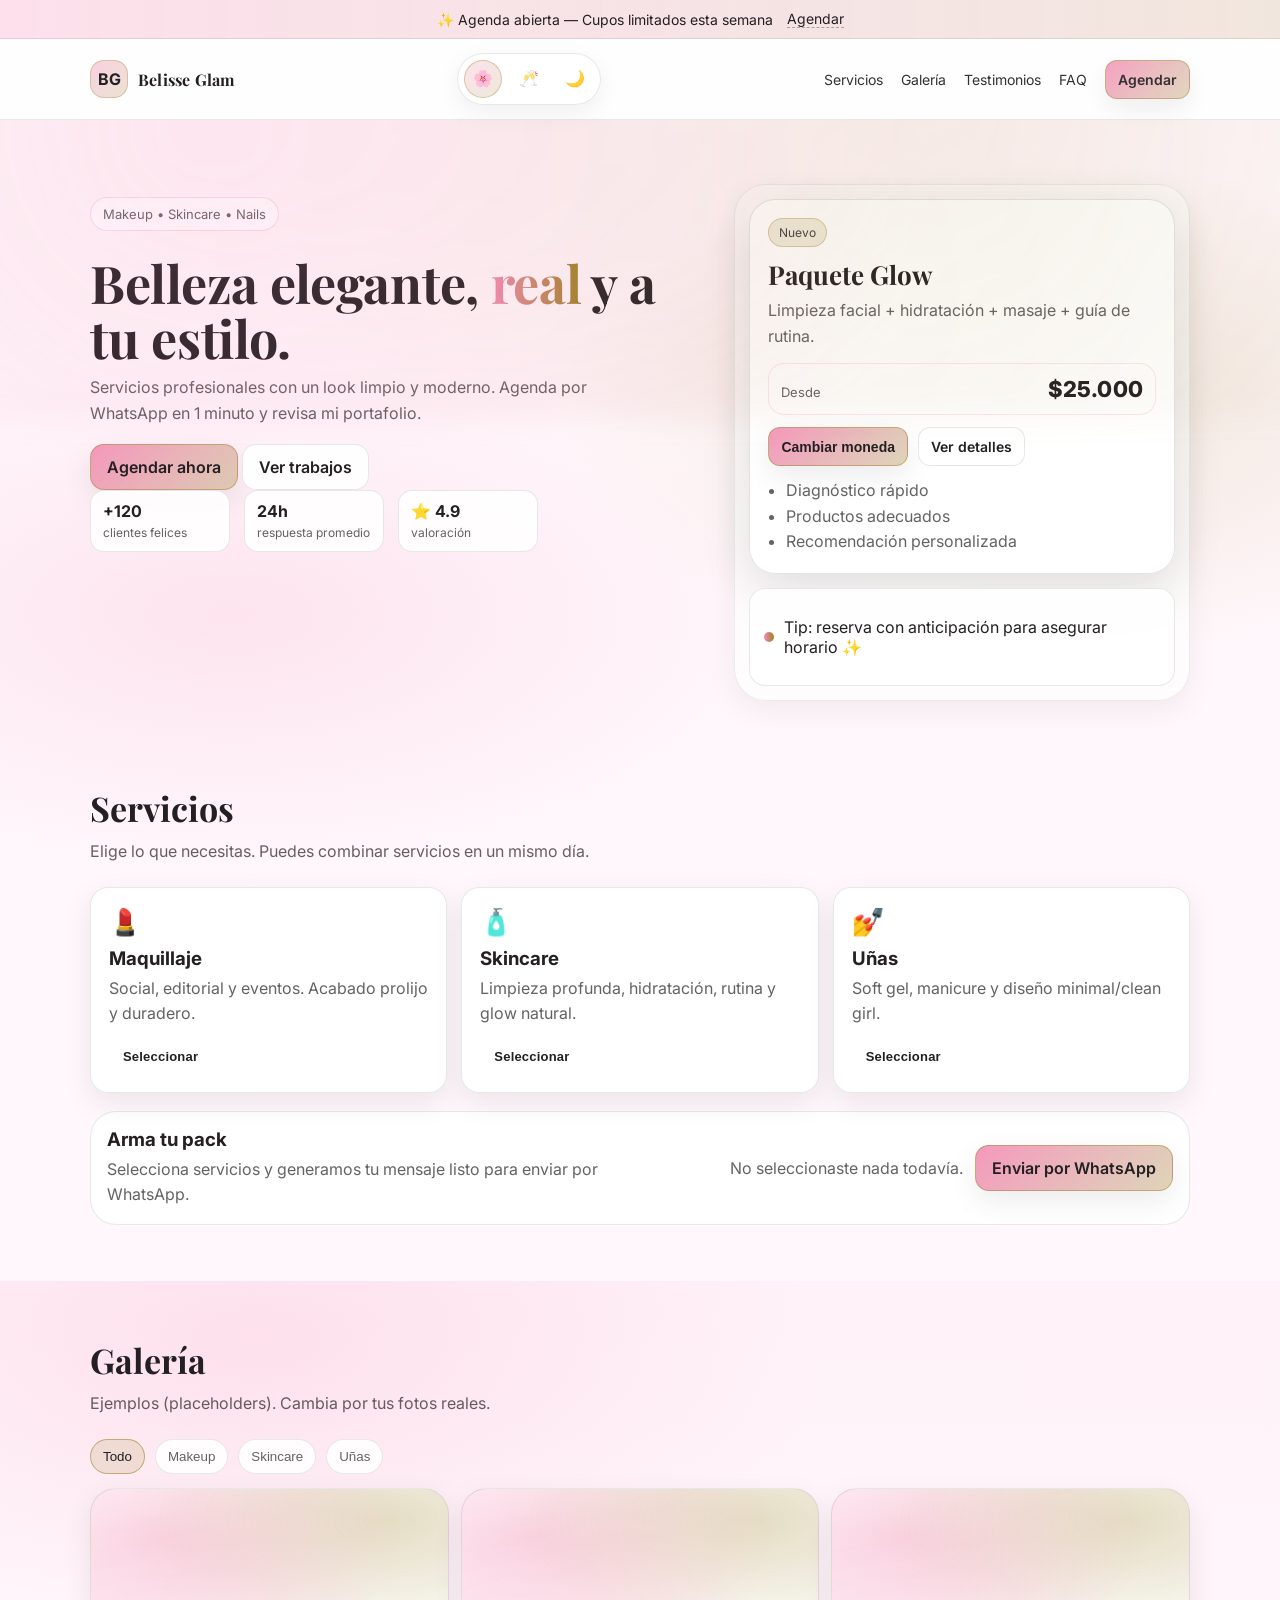
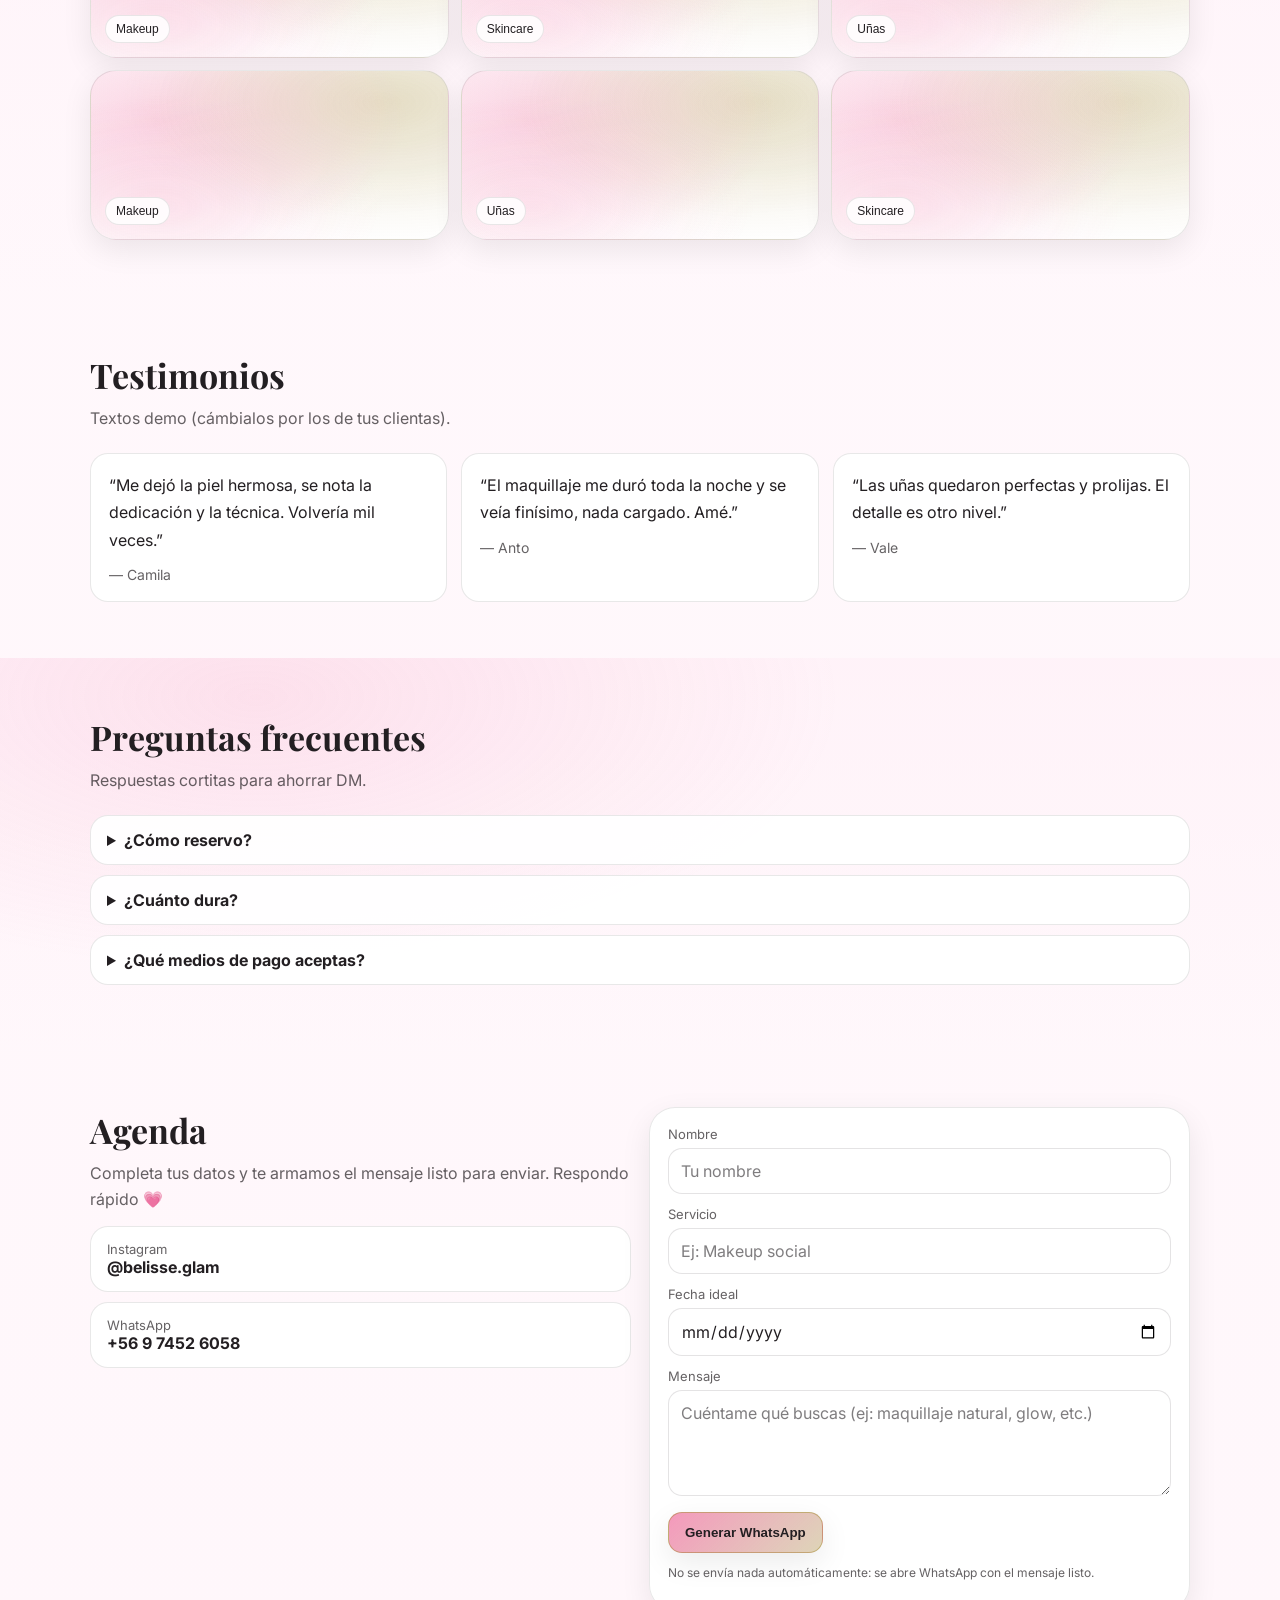
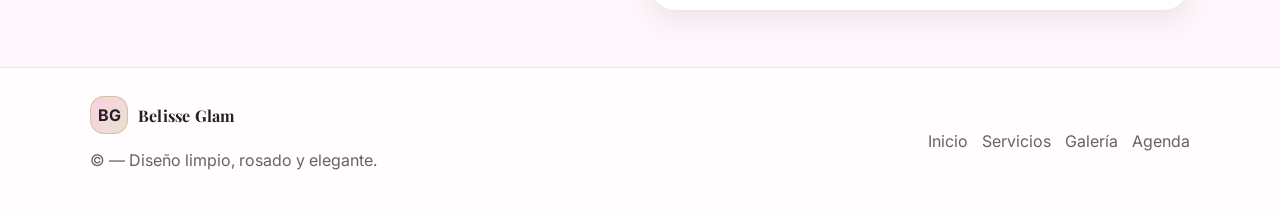
<file: index.html>
<!-- index.html -->
<!doctype html>
<html lang="es" data-theme="rose">
<head>
  <meta charset="utf-8" />
  <meta name="viewport" content="width=device-width, initial-scale=1" />
  <title>Belisse Glam | Makeup & Beauty</title>
  <meta name="description" content="Servicios de belleza: maquillaje, skincare, uñas. Agenda fácil por WhatsApp. Portfolio y testimonios." />

  <link rel="preconnect" href="https://fonts.googleapis.com">
  <link rel="preconnect" href="https://fonts.gstatic.com" crossorigin>
  <link href="https://fonts.googleapis.com/css2?family=Playfair+Display:wght@500;700&family=Inter:wght@300;400;600&display=swap" rel="stylesheet">

  <link rel="stylesheet" href="css/main.css">
</head>

<body>
  <noscript>
    <div style="padding:12px 16px; border-bottom:1px solid #ddd; font-family: Inter, system-ui;">
      Esta web usa JavaScript para algunas funciones (cambio de paleta, modal y WhatsApp). Igual puedes navegar sin problema.
    </div>
  </noscript>

  <!-- Top notice -->
  <div class="topbar" role="status">
    <span>✨ Agenda abierta — Cupos limitados esta semana</span>
    <a class="topbar__link" href="#agenda">Agendar</a>
  </div>

  <!-- Header -->
  <header class="header" id="inicio">
    <nav class="nav container" aria-label="Navegación principal">
      <a class="brand" href="#inicio" aria-label="Inicio">
        <span class="brand__mark">BG</span>
        <span class="brand__text">Belisse Glam</span>
      </a>

      <!-- Theme switcher (paletas en vivo) -->
      <div class="theme-switcher" aria-label="Cambiar paleta de colores">
        <button class="theme-btn" type="button" data-theme-btn="rose" aria-label="Tema Rose" title="Rose">🌸</button>
        <button class="theme-btn" type="button" data-theme-btn="champagne" aria-label="Tema Champagne" title="Champagne">🥂</button>
        <button class="theme-btn" type="button" data-theme-btn="ink" aria-label="Tema Ink" title="Ink">🌙</button>
      </div>

      <button class="nav__toggle" id="navToggle" aria-label="Abrir menú" aria-expanded="false" aria-controls="navLinks">
        <span class="nav__bar"></span>
        <span class="nav__bar"></span>
        <span class="nav__bar"></span>
      </button>

      <div class="nav__links" id="navLinks">
        <a href="#servicios">Servicios</a>
        <a href="#galeria">Galería</a>
        <a href="#testimonios">Testimonios</a>
        <a href="#faq">FAQ</a>
        <a class="btn btn--small" href="#agenda">Agendar</a>
      </div>
    </nav>
  </header>

  <!-- Hero -->
  <main>
    <section class="hero">
      <div class="container hero__grid">
        <div class="hero__content">
          <p class="pill">Makeup • Skincare • Nails</p>
          <h1 class="hero__title">
            Belleza elegante, <span class="accent">real</span> y a tu estilo.
          </h1>
          <p class="hero__subtitle">
            Servicios profesionales con un look limpio y moderno. Agenda por WhatsApp en 1 minuto y revisa mi portafolio.
          </p>

          <div class="hero__cta">
            <a class="btn" href="#agenda">Agendar ahora</a>
            <a class="btn btn--ghost" href="#galeria">Ver trabajos</a>
          </div>

          <div class="hero__stats" aria-label="Indicadores">
            <div class="stat">
              <strong>+120</strong>
              <span>clientes felices</span>
            </div>
            <div class="stat">
              <strong>24h</strong>
              <span>respuesta promedio</span>
            </div>
            <div class="stat">
              <strong>⭐ 4.9</strong>
              <span>valoración</span>
            </div>
          </div>
        </div>

        <div class="hero__card" aria-label="Tarjeta destacada">
          <div class="card">
            <div class="card__badge">Nuevo</div>
            <h2 class="card__title">Paquete Glow</h2>
            <p class="card__text">
              Limpieza facial + hidratación + masaje + guía de rutina.
            </p>

            <div class="price">
              <span class="price__label">Desde</span>
              <span class="price__value" id="priceValue">$25.000</span>
            </div>

            <div class="card__actions">
              <button class="btn btn--small" id="priceBtn" type="button">Cambiar moneda</button>
              <a class="btn btn--small btn--ghost" href="#servicios">Ver detalles</a>
            </div>

            <ul class="checklist" aria-label="Incluye">
              <li>Diagnóstico rápido</li>
              <li>Productos adecuados</li>
              <li>Recomendación personalizada</li>
            </ul>
          </div>

          <div class="hero__note">
            <span class="dot"></span>
            <p>Tip: reserva con anticipación para asegurar horario ✨</p>
          </div>
        </div>
      </div>

      <div class="hero__bg" aria-hidden="true"></div>
    </section>

    <!-- Servicios -->
    <section class="section" id="servicios">
      <div class="container">
        <div class="section__head">
          <h2 class="section__title">Servicios</h2>
          <p class="section__subtitle">Elige lo que necesitas. Puedes combinar servicios en un mismo día.</p>
        </div>

        <div class="grid grid--3">
          <article class="service">
            <div class="service__icon">💄</div>
            <h3>Maquillaje</h3>
            <p>Social, editorial y eventos. Acabado prolijo y duradero.</p>
            <button class="chip" data-service="Maquillaje" type="button">Seleccionar</button>
          </article>

          <article class="service">
            <div class="service__icon">🧴</div>
            <h3>Skincare</h3>
            <p>Limpieza profunda, hidratación, rutina y glow natural.</p>
            <button class="chip" data-service="Skincare" type="button">Seleccionar</button>
          </article>

          <article class="service">
            <div class="service__icon">💅</div>
            <h3>Uñas</h3>
            <p>Soft gel, manicure y diseño minimal/clean girl.</p>
            <button class="chip" data-service="Uñas" type="button">Seleccionar</button>
          </article>
        </div>

        <div class="bundle">
          <div class="bundle__left">
            <h3>Arma tu pack</h3>
            <p>Selecciona servicios y generamos tu mensaje listo para enviar por WhatsApp.</p>
          </div>
          <div class="bundle__right">
            <div class="bundle__items" id="selectedServices" aria-live="polite">
              <span class="muted">No seleccionaste nada todavía.</span>
            </div>
            <a class="btn" id="whatsBtn" href="#agenda">Enviar por WhatsApp</a>
          </div>
        </div>
      </div>
    </section>

    <!-- Galería -->
    <section class="section section--soft" id="galeria">
      <div class="container">
        <div class="section__head">
          <h2 class="section__title">Galería</h2>
          <p class="section__subtitle">Ejemplos (placeholders). Cambia por tus fotos reales.</p>
        </div>

        <div class="filters" role="tablist" aria-label="Filtros de galería">
          <button class="filter is-active" data-filter="all" type="button" role="tab">Todo</button>
          <button class="filter" data-filter="makeup" type="button" role="tab">Makeup</button>
          <button class="filter" data-filter="skincare" type="button" role="tab">Skincare</button>
          <button class="filter" data-filter="nails" type="button" role="tab">Uñas</button>
        </div>

        <div class="gallery" id="gallery">
          <button class="shot" data-cat="makeup" data-title="Makeup social" type="button" aria-label="Abrir Makeup social">
            <span class="shot__tag">Makeup</span>
          </button>
          <button class="shot" data-cat="skincare" data-title="Glow skincare" type="button" aria-label="Abrir Glow skincare">
            <span class="shot__tag">Skincare</span>
          </button>
          <button class="shot" data-cat="nails" data-title="Soft gel nude" type="button" aria-label="Abrir Soft gel nude">
            <span class="shot__tag">Uñas</span>
          </button>
          <button class="shot" data-cat="makeup" data-title="Editorial pink" type="button" aria-label="Abrir Editorial pink">
            <span class="shot__tag">Makeup</span>
          </button>
          <button class="shot" data-cat="nails" data-title="Manicure clean" type="button" aria-label="Abrir Manicure clean">
            <span class="shot__tag">Uñas</span>
          </button>
          <button class="shot" data-cat="skincare" data-title="Rutina hidratante" type="button" aria-label="Abrir Rutina hidratante">
            <span class="shot__tag">Skincare</span>
          </button>
        </div>
      </div>
    </section>

    <!-- Testimonios -->
    <section class="section" id="testimonios">
      <div class="container">
        <div class="section__head">
          <h2 class="section__title">Testimonios</h2>
          <p class="section__subtitle">Textos demo (cámbialos por los de tus clientas).</p>
        </div>

        <div class="grid grid--3">
          <article class="quote">
            <p>“Me dejó la piel hermosa, se nota la dedicación y la técnica. Volvería mil veces.”</p>
            <footer>— Camila</footer>
          </article>
          <article class="quote">
            <p>“El maquillaje me duró toda la noche y se veía finísimo, nada cargado. Amé.”</p>
            <footer>— Anto</footer>
          </article>
          <article class="quote">
            <p>“Las uñas quedaron perfectas y prolijas. El detalle es otro nivel.”</p>
            <footer>— Vale</footer>
          </article>
        </div>
      </div>
    </section>

    <!-- FAQ -->
    <section class="section section--soft" id="faq">
      <div class="container">
        <div class="section__head">
          <h2 class="section__title">Preguntas frecuentes</h2>
          <p class="section__subtitle">Respuestas cortitas para ahorrar DM.</p>
        </div>

        <div class="faq">
          <details>
            <summary>¿Cómo reservo?</summary>
            <p>Elige servicio, completa el formulario o envía WhatsApp con tu horario ideal.</p>
          </details>
          <details>
            <summary>¿Cuánto dura?</summary>
            <p>Depende del servicio. Makeup 60–90 min, skincare 45–70 min, uñas 90–150 min.</p>
          </details>
          <details>
            <summary>¿Qué medios de pago aceptas?</summary>
            <p>Transferencia y efectivo (puedes ajustar esta info).</p>
          </details>
        </div>
      </div>
    </section>

<!-- Agenda -->
<section class="section" id="agenda">
  <div class="container agenda">
    <div class="agenda__left">
      <h2 class="section__title">Agenda</h2>
      <p class="section__subtitle">
        Completa tus datos y te armamos el mensaje listo para enviar. Respondo rápido 💗
      </p>

      <div class="contact-cards">
        <!-- Instagram -->
        <a
          class="contact"
          id="igLink"
          href="https://www.instagram.com/belisse.glam/"
          target="_blank"
          rel="noreferrer"
          aria-label="Abrir Instagram de Belisse Glam"
        >
          <span>Instagram</span>
          <strong>@belisse.glam</strong>
        </a>

        <!-- WhatsApp -->
        <a
          class="contact"
          id="waLink"
          href="https://wa.me/56974526058"
          target="_blank"
          rel="noreferrer"
          aria-label="Abrir WhatsApp Belisse Glam"
        >
          <span>WhatsApp</span>
          <strong>+56 9 7452 6058</strong>
        </a>
      </div>
    </div>

    <form class="form" id="form">
      <label>
        <span>Nombre</span>
        <input type="text" name="name" placeholder="Tu nombre" required />
      </label>

      <label>
        <span>Servicio</span>
        <input
          type="text"
          name="service"
          id="serviceInput"
          placeholder="Ej: Makeup social"
        />
      </label>

      <label>
        <span>Fecha ideal</span>
        <input type="date" name="date" />
      </label>

      <label>
        <span>Mensaje</span>
        <textarea
          name="message"
          rows="4"
          placeholder="Cuéntame qué buscas (ej: maquillaje natural, glow, etc.)"
        ></textarea>
      </label>

      <button class="btn" type="submit">Generar WhatsApp</button>
      <p class="muted small" id="formHint">
        No se envía nada automáticamente: se abre WhatsApp con el mensaje listo.
      </p>
    </form>
  </div>
</section>


  <!-- Footer -->
  <footer class="footer">
    <div class="container footer__grid">
      <div>
        <div class="brand brand--footer">
          <span class="brand__mark">BG</span>
          <span class="brand__text">Belisse Glam</span>
        </div>
        <p class="muted">© <span id="year"></span> — Diseño limpio, rosado y elegante.</p>
      </div>

      <div class="footer__links">
        <a href="#inicio">Inicio</a>
        <a href="#servicios">Servicios</a>
        <a href="#galeria">Galería</a>
        <a href="#agenda">Agenda</a>
      </div>
    </div>
  </footer>

  <!-- Modal -->
  <div class="modal" id="modal" aria-hidden="true" role="dialog" aria-label="Vista de galería">
    <div class="modal__overlay" data-close="true"></div>
    <div class="modal__content" role="document">
      <button class="modal__close" type="button" data-close="true" aria-label="Cerrar">✕</button>
      <h3 class="modal__title" id="modalTitle">Título</h3>
      <p class="muted">Aquí iría tu foto real. Este bloque es demo.</p>
      <div class="modal__fakeimg" aria-hidden="true"></div>
    </div>
  </div>

  <script type="module" src="js/app.js"></script>
</body>
</html>
</file>
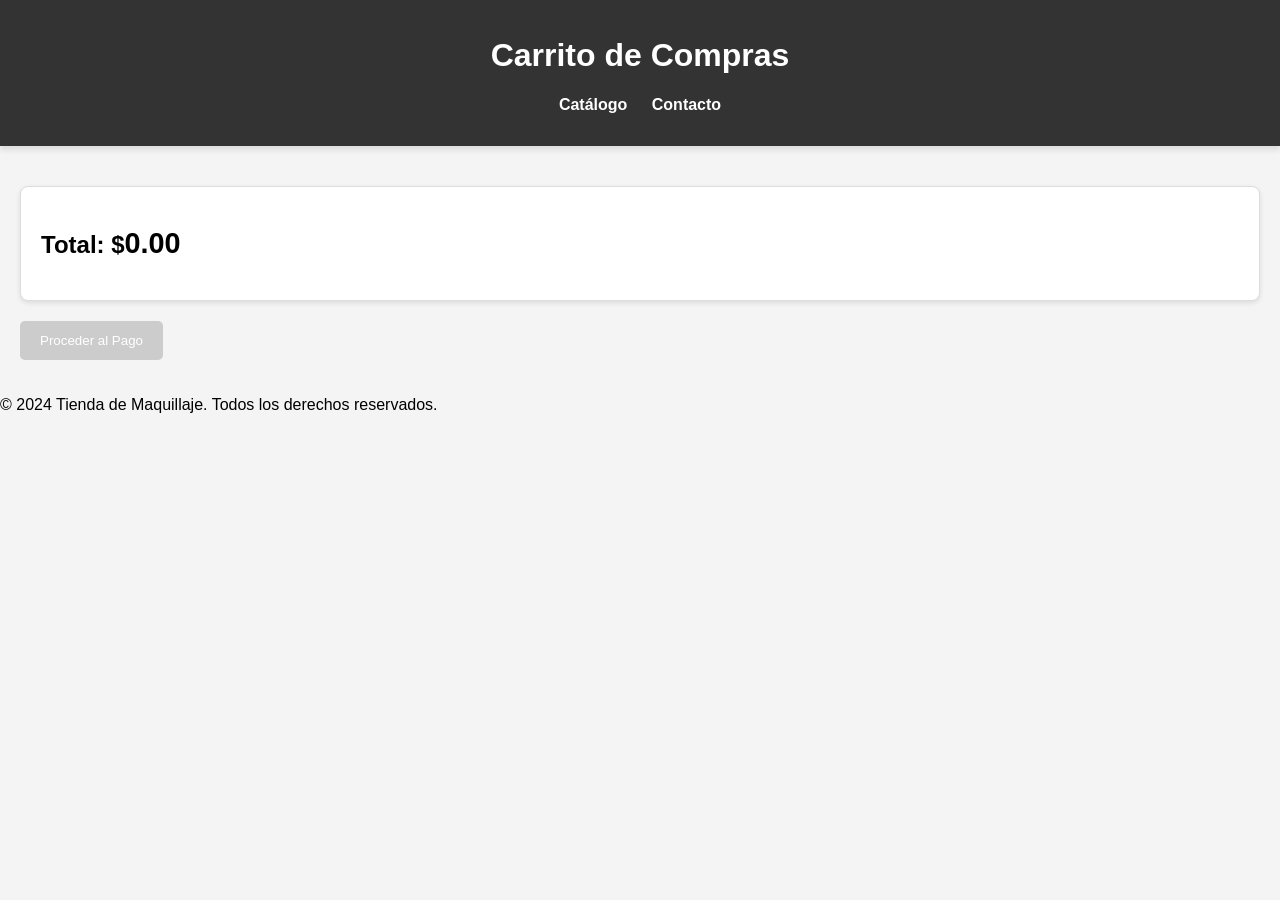
<file: carrito.html>
<!DOCTYPE html>
<html lang="es">
<head>
    <meta charset="UTF-8">
    <meta name="viewport" content="width=device-width, initial-scale=1.0">
    <title>Carrito de Compras</title>
    <link rel="stylesheet" href="carrito.css">
</head>
<body>

    <!-- Encabezado -->
    <header>
        <h1>Carrito de Compras</h1>
        <nav>
            <ul>
                <li><a href="catalogo.html">Catálogo</a></li>
                <li><a href="#">Contacto</a></li>
            </ul>
        </nav>
    </header>

    <!-- Carrito -->
    <main>
        <section id="cart-items">
            <!-- Los productos del carrito se agregan dinámicamente aquí -->
        </section>

        <!-- Total -->
        <section id="cart-total">
            <h2>Total: $<span id="total-price">0.00</span></h2>
        </section>

        <!-- Formulario de pago -->
        <section id="checkout">
            <button id="checkout-button" disabled>Proceder al Pago</button>
        </section>
    </main>

    <footer>
        <p>&copy; 2024 Tienda de Maquillaje. Todos los derechos reservados.</p>
    </footer>

    <script src="carrito.js"></script> <!-- Vincula el archivo JS del carrito -->
</body>
</html>
</file>
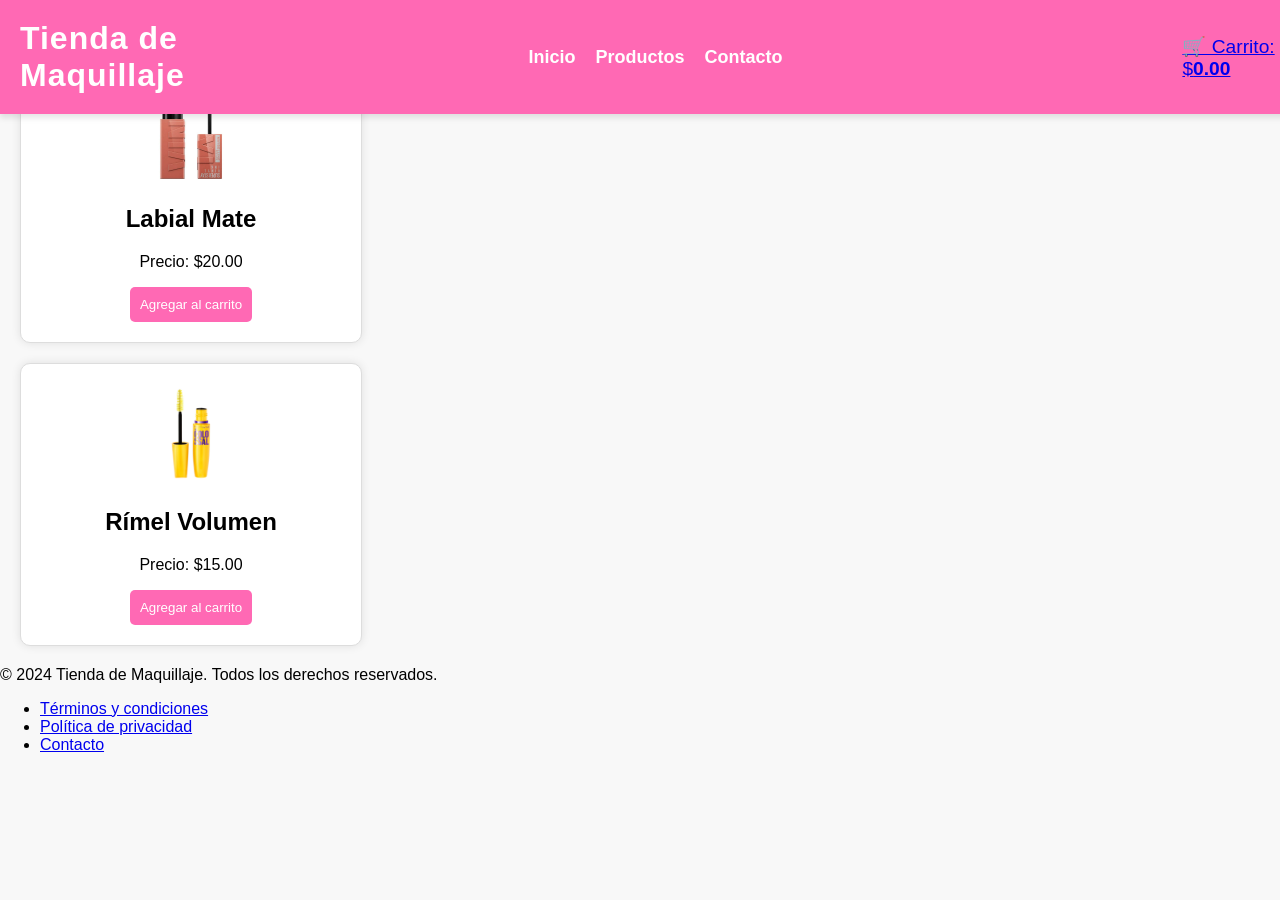
<file: catalogo.html>
<!DOCTYPE html>
<html lang="es">
<head>
  <meta charset="UTF-8">
  <meta name="viewport" content="width=device-width, initial-scale=1.0">
  <title>Catálogo de Productos</title>
  <link rel="stylesheet" href="catalogo.css"> <!-- Vincula correctamente el archivo CSS -->
</head>
<body>
    <!-- Encabezado -->
    <header>
        <h1>Tienda de Maquillaje</h1>
        <nav>
            <ul>
                <li><a href="#">Inicio</a></li>
                <li><a href="#">Productos</a></li>
                <li><a href="#">Contacto</a></li>
            </ul>
        </nav>
        <!-- Enlace agregado para redirigir al carrito -->
        <div id="cart" aria-label="Carrito de compras">
            <!-- Envolvemos el carrito en un enlace que redirige a carrito.html -->
            <a href="carrito.html">
                🛒 Carrito: $<span id="cart-total">0.00</span>
            </a>
        </div>
    </header>

    <!-- Formulario de búsqueda -->
    <section id="search">
        <input type="text" id="search-bar" placeholder="Buscar productos..." aria-label="Buscar productos">
        <button id="search-button" aria-label="Buscar">Buscar</button>
    </section>

    <main>
        <!-- Filtro de categorías -->
        <div class="filters">
            <label for="category-filter">Filtrar por categoría:</label>
            <select id="category-filter">
                <option value="all">Todos</option>
                <option value="lipsticks">Labiales</option>
                <option value="mascaras">Rímeles</option>
                <option value="blushes">Coloretes</option>
            </select>
        </div>

        <!-- Productos -->
        <div class="product" data-id="1" data-price="20000" data-category="lipsticks">
            <img src="labial.jpg" alt="Labial Mate" aria-label="Labial Mate">
            <h2>Labial Mate</h2>
            <p>Precio: $20.00</p>
            <button class="add-to-cart" aria-label="Agregar al carrito">Agregar al carrito</button>
        </div>

        <div class="product" data-id="2" data-price="15000" data-category="mascaras">
            <img src="rimel.jpg" alt="Rímel Volumen" aria-label="Rímel Volumen">
            <h2>Rímel Volumen</h2>
            <p>Precio: $15.00</p>
            <button class="add-to-cart" aria-label="Agregar al carrito">Agregar al carrito</button>
        </div>

        <!-- Agregar más productos aquí -->
    </main>

    <!-- Pie de página -->
    <footer>
        <p>&copy; 2024 Tienda de Maquillaje. Todos los derechos reservados.</p>
        <ul>
            <li><a href="#">Términos y condiciones</a></li>
            <li><a href="#">Política de privacidad</a></li>
            <li><a href="#">Contacto</a></li>
        </ul>
    </footer>

    <script src="catalogo.js"></script> <!-- Vincula el archivo JS para el carrito -->
</body>
</html>
</file>
<file: css/main.css>
/* css/main.css */
@import url("./themes.css");
@import url("./base.css");
@import url("./layout.css");
@import url("./components.css");
@import url("./animations.css");
</file>
<file: carrito.css>
/* Estilos básicos para la página de carrito */
body {
    font-family: Arial, sans-serif;
    margin: 0;
    padding: 0;
    background-color: #f4f4f4;
}

header {
    background-color: #333;
    color: #fff;
    padding: 1em;
    text-align: center;
    box-shadow: 0 4px 6px rgba(0, 0, 0, 0.1);
}

header nav ul {
    list-style: none;
    padding: 0;
}

header nav ul li {
    display: inline;
    margin: 0 10px;
}

header nav ul li a {
    color: #fff;
    text-decoration: none;
    font-weight: bold;
}

header nav ul li a:hover {
    color: #ff69b4;
}

main {
    padding: 20px;
}

/* Estilos para los elementos del carrito */
#cart-items {
    margin-bottom: 20px;
}

.cart-item {
    background-color: #fff;
    padding: 15px;
    margin-bottom: 15px;
    border: 1px solid #ddd;
    display: flex;
    justify-content: space-between;
    align-items: center;
    border-radius: 8px; /* Bordes redondeados */
    box-shadow: 0 2px 5px rgba(0, 0, 0, 0.1); /* Sombra suave */
    transition: box-shadow 0.3s ease;
}

.cart-item:hover {
    box-shadow: 0 5px 10px rgba(0, 0, 0, 0.15); /* Efecto de hover */
}

.cart-item img {
    width: 50px;
    height: 50px;
    object-fit: cover;
    border-radius: 5px; /* Bordes redondeados en la imagen */
}

.cart-item .product-details {
    flex: 1;
    margin-left: 10px;
}

.cart-item button {
    background-color: #e74c3c;
    color: #fff;
    border: none;
    padding: 8px 12px;
    cursor: pointer;
    border-radius: 5px;
    transition: background-color 0.3s ease;
}

.cart-item button:hover {
    background-color: #c0392b; /* Cambio de color al pasar el mouse */
}

#cart-total {
    background-color: #fff;
    padding: 20px;
    margin-bottom: 20px;
    display: flex;
    justify-content: space-between;
    align-items: center;
    border: 1px solid #ddd;
    border-radius: 8px; /* Bordes redondeados */
    box-shadow: 0 2px 5px rgba(0, 0, 0, 0.1); /* Sombra suave */
}

#checkout-button {
    background-color: #2ecc71;
    color: #fff;
    padding: 12px 20px;
    border: none;
    cursor: pointer;
    border-radius: 5px;
    transition: background-color 0.3s ease;
}

#checkout-button:hover {
    background-color: #27ae60; /* Cambio de color al pasar el mouse */
}

#checkout-button:disabled {
    background-color: #ccc;
    cursor: not-allowed; /* Cursor bloqueado cuando está deshabilitado */
}

/* Estilo para los textos importantes */
#cart-total span {
    font-weight: bold;
    font-size: 1.2em;
}
</file>
<file: catalogo.css>
/* Estilos generales para la página del catálogo */
body {
    font-family: 'Arial', sans-serif; /* Tipo de letra para toda la página */
    background-color: #f8f8f8; /* Color de fondo suave */
    margin: 0; /* Eliminamos los márgenes predeterminados */
    padding: 0; /* Eliminamos los rellenos predeterminados */
    box-sizing: border-box; /* Asegura que el padding y el border no afecten el tamaño del elemento */
}

/* Estilo para el encabezado */
header {
    background-color: #ff69b4;
    color: white;
    padding: 20px;
    width: 100%;
    display: flex;
    justify-content: flex-start; /* Alineamos los elementos a la izquierda */
    align-items: center;
    position: fixed;
    top: 0;
    left: 0;
    right: 0;
    z-index: 1000;
    box-shadow: 0 4px 6px rgba(0, 0, 0, 0.1);
}

header h1 {
    margin: 0;
    font-size: 32px;
    font-weight: bold;
    letter-spacing: 1px;
    margin-right: 200px; /* Agregamos un margen de 13px a la derecha del título */
}

#cart {
    font-size: 1.2em;
    display: flex;
    align-items: center;
    gap: 5px;
    cursor: pointer;
    transition: transform 0.3s ease-in-out;
    margin-left: 400px; /* Agregamos un margen de 13px a la izquierda del carrito */
}


/* Estilos para el menú de navegación */
nav ul {
    list-style: none; /* Eliminamos los puntos de lista */
    display: flex; /* Usamos Flexbox para la disposición de los elementos */
    gap: 20px; /* Espaciado entre los elementos del menú */
}

/* Estilos para los enlaces del menú */
nav ul li a {
    color: white; /* Color de texto blanco */
    text-decoration: none; /* Eliminamos el subrayado */
    font-weight: bold; /* Texto en negrita */
    font-size: 18px; /* Tamaño de la fuente */
    transition: color 0.3s ease; /* Transición suave para el cambio de color */
}

/* Efecto al pasar el mouse sobre los enlaces del menú */
nav ul li a:hover {
    color: #ff1493; /* Cambia el color al pasar el mouse */
}

/* Estilo para el carrito de compras */
#cart {
    font-size: 1.2em; /* Tamaño de fuente más grande para el carrito */
    display: flex; /* Utilizamos Flexbox para alinear los elementos */
    align-items: center; /* Alineación vertical centrada */
    gap: 5px; /* Espaciado entre el icono y el total del carrito */
    cursor: pointer; /* Cambia el cursor a mano al pasar por encima */
    transition: transform 0.3s ease-in-out; /* Transición suave para la animación */
}

/* Efecto al pasar el mouse sobre el carrito */
#cart:hover {
    transform: scale(1.1); /* Aumenta ligeramente el tamaño del carrito al pasar el mouse */
}

/* Estilo para el número del carrito */
#cart span {
    font-weight: bold; /* Hacemos que el número sea más negrita */
}

/* Estilo para la disposición de los productos */
.catalog-container {
    display: flex; /* Usamos Flexbox para organizar los productos */
    justify-content: center; /* Centra los productos horizontalmente */
    align-items: center; /* Centra los productos verticalmente */
    flex-wrap: wrap; /* Permite que los productos se envuelvan en varias filas si es necesario */
    gap: 20px; /* Espaciado entre los productos */
    padding: 20px; /* Espaciado alrededor de los productos */
    margin-top: 100px; /* Agregamos espacio encima para evitar que el encabezado fijo se sobreponga */
}

/* Estilo para cada producto */
.product {
    border: 1px solid #ddd; /* Borde suave alrededor del producto */
    margin: 20px; /* Espaciado entre productos */
    padding: 20px; /* Espaciado interno del producto */
    text-align: center; /* Centra el texto dentro de cada producto */
    border-radius: 10px; /* Bordes redondeados */
    max-width: 300px; /* Tamaño máximo para el ancho del producto */
    background-color: white; /* Fondo blanco para cada producto */
    box-shadow: 0px 0px 10px rgba(0, 0, 0, 0.1); /* Sombra suave alrededor del producto */
    transition: transform 0.3s ease, box-shadow 0.3s ease; /* Animación para el hover del producto */
}

/* Cambiar el orden de los productos */
.product:nth-child(1) {
    order: 3; /* Mueve el primer producto al tercer lugar */
}

.product:nth-child(2) {
    order: 1; /* Mueve el segundo producto al primer lugar */
}

.product:nth-child(3) {
    order: 2; /* Mueve el tercer producto al segundo lugar */
}

/* Efecto de hover en los productos */
.product:hover {
    transform: translateY(-10px); /* Desplaza ligeramente el producto hacia arriba */
    box-shadow: 0px 10px 20px rgba(0, 0, 0, 0.2); /* Sombra más pronunciada en hover */
}

/* Estilo para la imagen del producto */
.product img {
    width: 100px; /* Ancho de la imagen */
    height: auto; /* Ajuste automático de la altura */
}

/* Estilo para el botón de agregar al carrito */
.add-to-cart {
    background-color: #ff69b4; /* Color de fondo rosa para el botón */
    color: white; /* Texto en blanco */
    border: none; /* Sin borde */
    padding: 10px; /* Espaciado interno */
    cursor: pointer; /* Cambia el cursor al pasar por encima */
    border-radius: 5px; /* Bordes redondeados */
    transition: background-color 0.3s ease; /* Transición suave para el cambio de color */
}

/* Efecto al pasar el mouse sobre el botón de agregar al carrito */
.add-to-cart:hover {
    background-color: #ff1493; /* Cambio de color al pasar el mouse */
}
</file>
